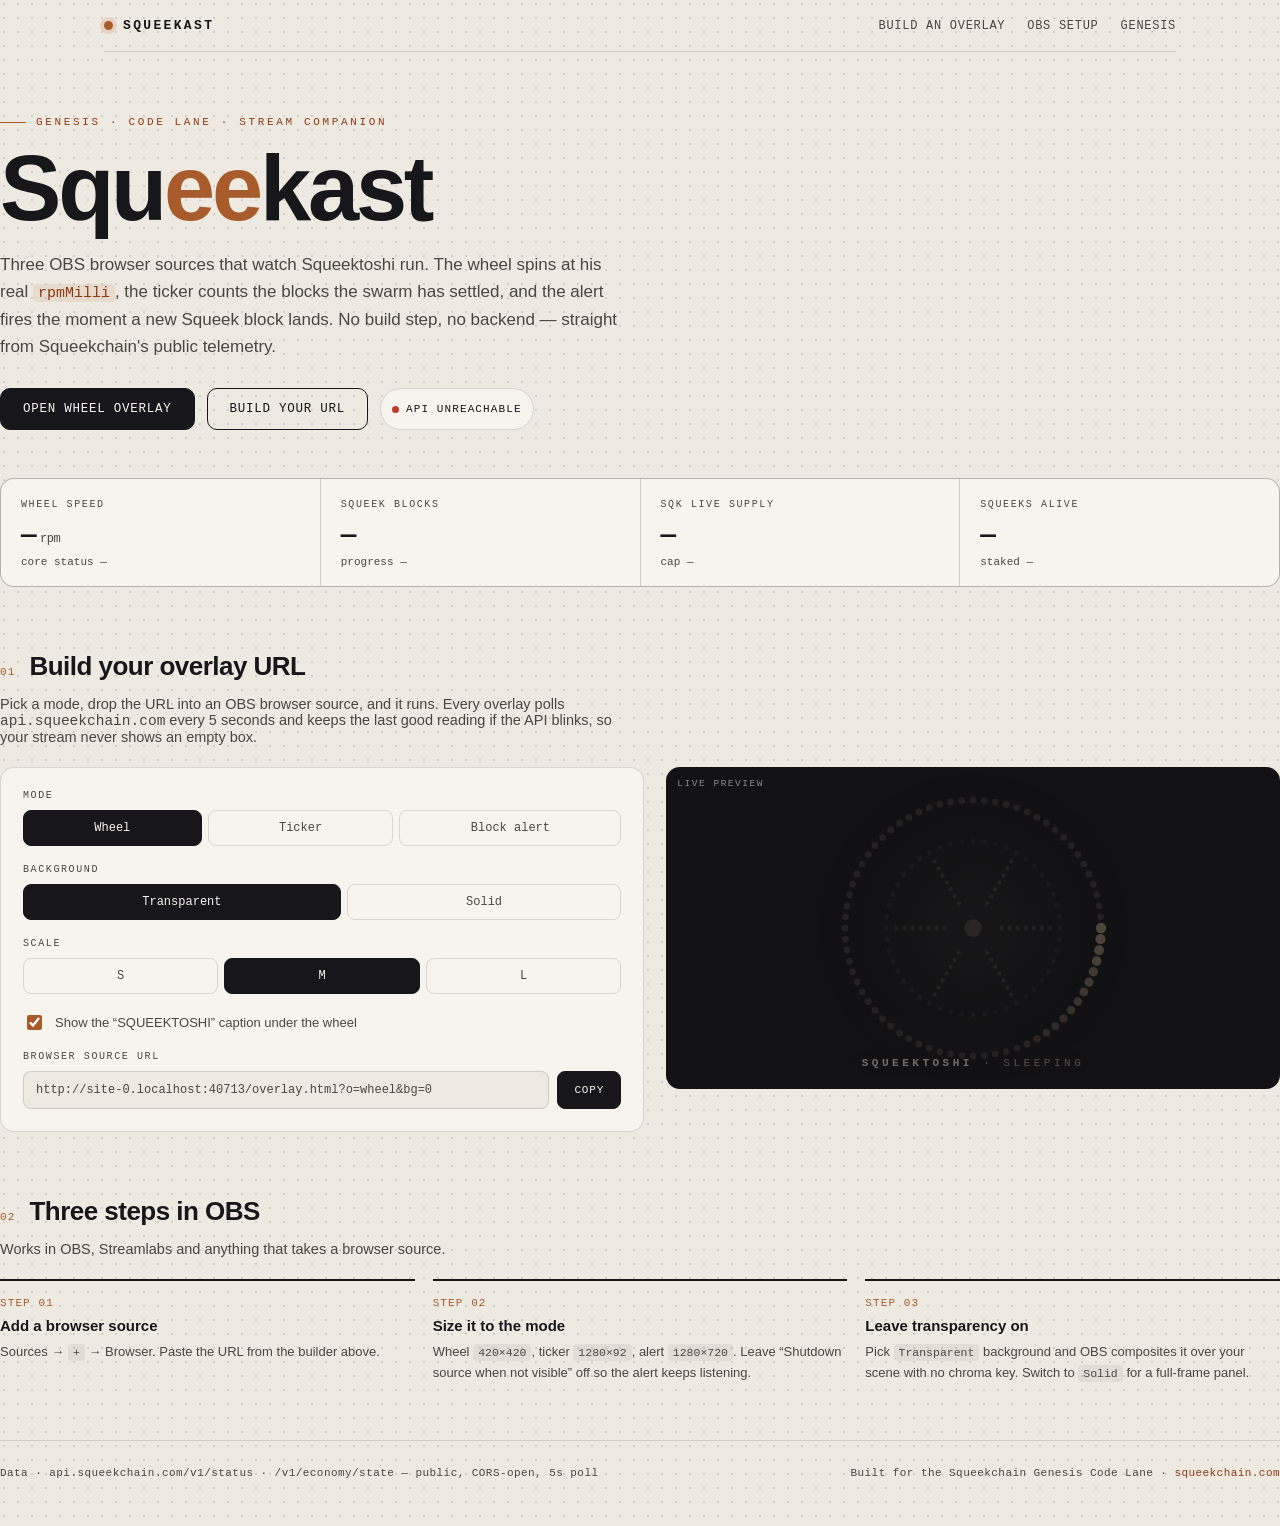
<file: index.html>
<!DOCTYPE html>
<html lang="en">
<head>
<meta charset="utf-8">
<meta name="viewport" content="width=device-width, initial-scale=1">
<title>Squeekast — livestream overlays for the hamster economy</title>
<meta name="description" content="Three OBS browser-source overlays that read Squeektoshi's wheel live: a spinning LED wheel, a mining ticker and a new-block alert. Built on Squeekchain's public telemetry.">
<meta name="squeekchain-project" content="2bc29163-ecb2-4f1a-808c-25b31d63ce1c">
<link rel="icon" href="data:image/svg+xml,<svg xmlns='http://www.w3.org/2000/svg' viewBox='0 0 32 32'><circle cx='16' cy='16' r='13' fill='none' stroke='%23a85b2b' stroke-width='3' stroke-dasharray='3 4'/></svg>">
<link rel="stylesheet" href="assets/styles.css">
</head>
<body class="dots">

<div class="wrap">
  <nav class="nav">
    <div class="nav__brand"><i></i>SQUEEKAST</div>
    <div class="nav__links">
      <a href="#builder">Build an overlay</a>
      <a href="#setup">OBS setup</a>
      <a href="https://squeekchain.com/genesis/code" target="_blank" rel="noopener">Genesis</a>
    </div>
  </div>

  <header class="hero">
    <div class="eyebrow">Genesis · Code Lane · Stream Companion</div>
    <h1>Squ<em>ee</em>kast</h1>
    <p class="pitch">
      Three OBS browser sources that watch Squeektoshi run. The wheel spins at his real
      <code>rpmMilli</code>, the ticker counts the blocks the swarm has settled, and the alert
      fires the moment a new Squeek block lands. No build step, no backend — straight from
      Squeekchain's public telemetry.
    </p>
    <div class="actions">
      <a class="btn" href="overlay.html?o=wheel&bg=0" target="_blank" rel="noopener">Open wheel overlay</a>
      <a class="btn btn--ghost" href="#builder">Build your URL</a>
      <span class="pill" id="conn-pill" data-state="idle"><i></i><span id="conn-text">connecting</span></span>
    </div>
  </header>

  <section class="strip" aria-label="Live Squeekchain telemetry">
    <div class="stat">
      <div class="stat__k">Wheel speed</div>
      <div class="stat__v"><span id="s-rpm">—</span><small>rpm</small></div>
      <div class="stat__s" id="s-core">core status —</div>
    </div>
    <div class="stat">
      <div class="stat__k">Squeek blocks</div>
      <div class="stat__v" id="s-block">—</div>
      <div class="stat__s" id="s-progress">progress —</div>
    </div>
    <div class="stat">
      <div class="stat__k">SQK live supply</div>
      <div class="stat__v" id="s-supply">—</div>
      <div class="stat__s" id="s-cap">cap —</div>
    </div>
    <div class="stat">
      <div class="stat__k">Squeeks alive</div>
      <div class="stat__v" id="s-nft">—</div>
      <div class="stat__s" id="s-staked">staked —</div>
    </div>
  </section>

  <section class="section" id="builder">
    <div class="section__head"><span class="section__num">01</span><h2>Build your overlay URL</h2></div>
    <p class="section__lede">
      Pick a mode, drop the URL into an OBS browser source, and it runs. Every overlay polls
      <code>api.squeekchain.com</code> every 5 seconds and keeps the last good reading if the
      API blinks, so your stream never shows an empty box.
    </p>

    <div class="builder">
      <div class="card">
        <div class="field">
          <span class="field__label">Mode</span>
          <div class="seg" id="seg-mode">
            <button type="button" data-v="wheel" aria-pressed="true">Wheel</button>
            <button type="button" data-v="ticker" aria-pressed="false">Ticker</button>
            <button type="button" data-v="alert" aria-pressed="false">Block alert</button>
          </div>
        </div>
        <div class="field">
          <span class="field__label">Background</span>
          <div class="seg" id="seg-bg">
            <button type="button" data-v="0" aria-pressed="true">Transparent</button>
            <button type="button" data-v="1" aria-pressed="false">Solid</button>
          </div>
        </div>
        <div class="field">
          <span class="field__label">Scale</span>
          <div class="seg" id="seg-scale">
            <button type="button" data-v="0.75" aria-pressed="false">S</button>
            <button type="button" data-v="1" aria-pressed="true">M</button>
            <button type="button" data-v="1.35" aria-pressed="false">L</button>
          </div>
        </div>
        <div class="field">
          <label class="toggle">
            <input type="checkbox" id="chk-label" checked>
            Show the “SQUEEKTOSHI” caption under the wheel
          </label>
        </div>
        <div class="field" style="margin-bottom:0">
          <span class="field__label">Browser source URL</span>
          <div class="urlbox">
            <input id="out-url" readonly value="">
            <button class="copy" id="btn-copy" type="button">Copy</button>
          </div>
        </div>
      </div>

      <div class="preview">
        <span class="preview__tag">Live preview</span>
        <iframe id="preview" title="Overlay preview" src="overlay.html?o=wheel&bg=0"></iframe>
      </div>
    </div>
  </section>

  <section class="section" id="setup">
    <div class="section__head"><span class="section__num">02</span><h2>Three steps in OBS</h2></div>
    <p class="section__lede">Works in OBS, Streamlabs and anything that takes a browser source.</p>
    <div class="steps">
      <div class="step">
        <div class="step__n">STEP 01</div>
        <h3>Add a browser source</h3>
        <p>Sources → <code>+</code> → Browser. Paste the URL from the builder above.</p>
      </div>
      <div class="step">
        <div class="step__n">STEP 02</div>
        <h3>Size it to the mode</h3>
        <p>Wheel <code>420×420</code>, ticker <code>1280×92</code>, alert <code>1280×720</code>. Leave
           “Shutdown source when not visible” off so the alert keeps listening.</p>
      </div>
      <div class="step">
        <div class="step__n">STEP 03</div>
        <h3>Leave transparency on</h3>
        <p>Pick <code>Transparent</code> background and OBS composites it over your scene with no
           chroma key. Switch to <code>Solid</code> for a full-frame panel.</p>
      </div>
    </div>
  </section>

  <footer class="foot">
    <div>Data · api.squeekchain.com/v1/status · /v1/economy/state — public, CORS-open, 5s poll</div>
    <div>Built for the Squeekchain Genesis Code Lane · <a href="https://squeekchain.com" target="_blank" rel="noopener">squeekchain.com</a></div>
  </footer>
</div>

<script src="assets/app.js"></script>
</body>
</html>
</file>
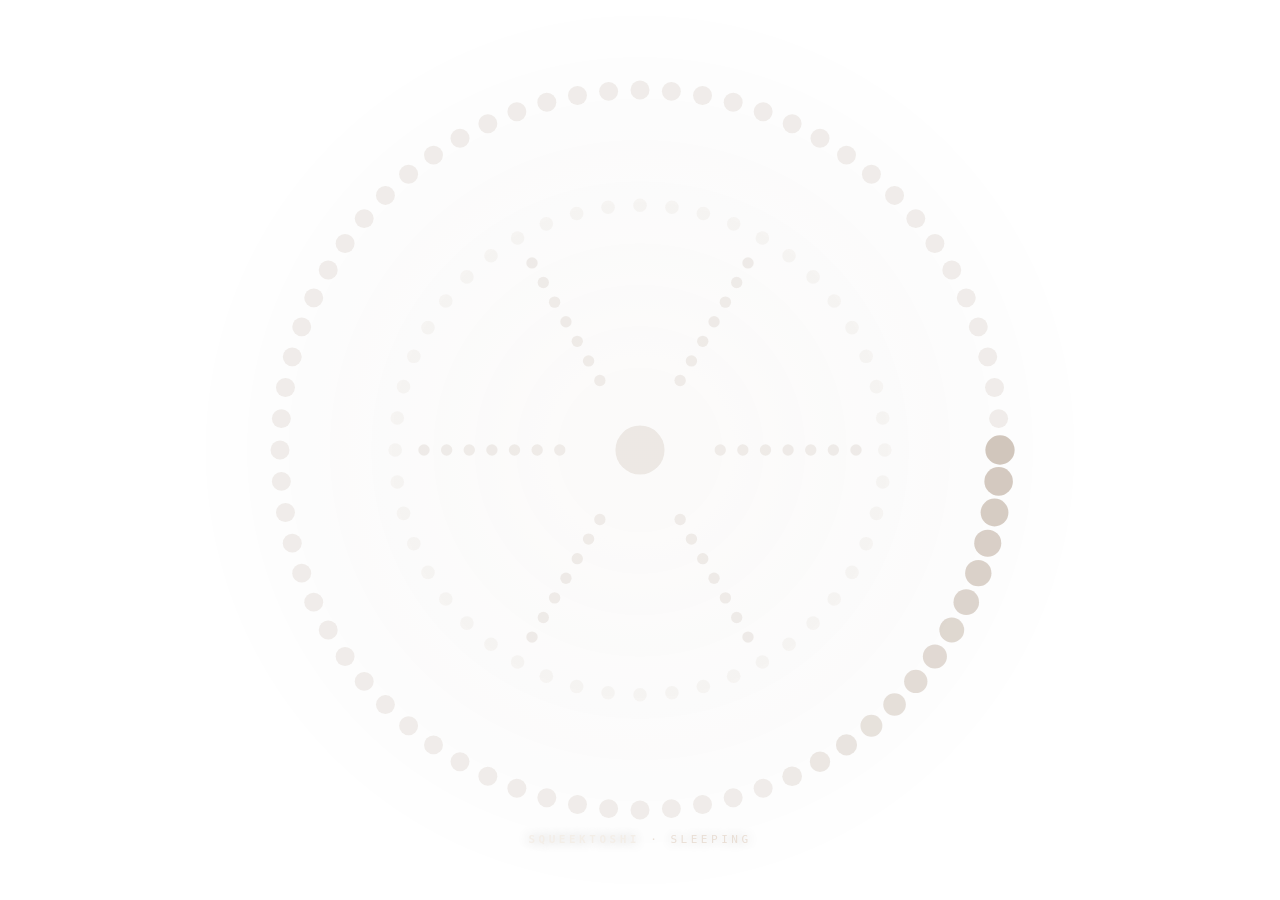
<file: overlay.html>
<!DOCTYPE html>
<html lang="en">
<head>
<meta charset="utf-8">
<meta name="viewport" content="width=device-width, initial-scale=1">
<title>Squeekast overlay</title>
<link rel="icon" href="data:image/svg+xml,<svg xmlns='http://www.w3.org/2000/svg' viewBox='0 0 32 32'><circle cx='16' cy='16' r='13' fill='none' stroke='%23e2a874' stroke-width='3' stroke-dasharray='3 4'/></svg>">
<link rel="stylesheet" href="assets/overlay.css">
</head>
<body data-bg="0">
  <div id="stage">
    <div id="wheel-wrap">
      <canvas id="wheel" aria-label="Squeektoshi's wheel"></canvas>
      <div id="caption"><b>SQUEEKTOSHI</b> <span id="caption-state">·</span></div>
    </div>

    <div id="ticker" aria-label="Squeekchain ticker">
      <div class="cell"><span class="k">Wheel</span><span class="v" id="t-rpm">—<small>rpm</small></span></div>
      <div class="cell"><span class="k">Squeek block</span><span class="v" id="t-block">—</span></div>
      <div class="cell"><span class="k">SQK supply</span><span class="v" id="t-supply">—</span></div>
      <div class="cell"><span class="k">Squeeks</span><span class="v" id="t-nft">—</span></div>
      <div class="cell"><span class="k">Diff / 1k blocks</span><span class="v" id="t-diff">—</span></div>
      <div class="spacer"></div>
      <div class="brand"><i id="t-dot"></i>SQUEEKAST</div>
    </div>

    <div id="alert">
      <div class="box">
        <div class="k" id="a-k">New Squeek block</div>
        <div class="v" id="a-v">—</div>
        <div class="s" id="a-s">&nbsp;</div>
      </div>
    </div>
  </div>
  <script src="assets/overlay.js"></script>
</body>
</html>
</file>
<file: assets/styles.css>
:root {
  --paper: #efeae1;
  --paper-2: #f7f4ee;
  --ink: #17171b;
  --ink-2: #4a4740;
  --line: rgba(23, 23, 27, 0.14);
  --copper: #a85b2b;
  --copper-deep: #8c3a10;
  --copper-soft: #e0b48c;
  --dot: rgba(23, 23, 27, 0.13);
  --radius: 14px;
  --mono: ui-monospace, "SF Mono", "JetBrains Mono", Menlo, Consolas, monospace;
  --sans: "Inter", "Helvetica Neue", Arial, "PingFang SC", "Microsoft YaHei", sans-serif;
}

* { box-sizing: border-box; }

html, body { margin: 0; padding: 0; }

body {
  background-color: var(--paper);
  color: var(--ink);
  font-family: var(--sans);
  -webkit-font-smoothing: antialiased;
  min-height: 100vh;
}

.dots {
  background-image: radial-gradient(circle, var(--dot) 1px, transparent 1.3px);
  background-size: 14px 14px;
  background-position: -3px -3px;
}

.wrap { max-width: 1120px; margin: 0 auto; padding: 0 24px; }

/* ---------- nav ---------- */
.nav {
  display: flex; align-items: center; justify-content: space-between;
  padding: 18px 0; border-bottom: 1px solid var(--line);
}
.nav__brand {
  font-family: var(--mono); font-weight: 700; letter-spacing: 0.18em;
  font-size: 13px; display: flex; align-items: center; gap: 10px;
}
.nav__brand i {
  width: 9px; height: 9px; border-radius: 50%; background: var(--copper);
  box-shadow: 0 0 0 4px rgba(168, 91, 43, 0.15);
}
.nav__links { display: flex; gap: 22px; align-items: center; font-size: 13px; }
.nav__links a {
  color: var(--ink-2); text-decoration: none; font-family: var(--mono);
  letter-spacing: 0.06em; font-size: 12px; text-transform: uppercase;
}
.nav__links a:hover { color: var(--copper-deep); }

/* ---------- hero ---------- */
.hero { padding: 64px 0 40px; }
.eyebrow {
  font-family: var(--mono); font-size: 11px; letter-spacing: 0.24em;
  text-transform: uppercase; color: var(--copper-deep); margin-bottom: 18px;
  display: flex; align-items: center; gap: 10px;
}
.eyebrow::before { content: ""; width: 26px; height: 1px; background: var(--copper); }
h1 {
  font-size: clamp(44px, 8vw, 92px); line-height: 0.92; margin: 0 0 20px;
  font-weight: 800; letter-spacing: -0.035em;
}
h1 em { font-style: normal; color: var(--copper); }
.pitch {
  max-width: 620px; font-size: 17px; line-height: 1.6; color: var(--ink-2); margin: 0 0 28px;
}
.pitch code {
  font-family: var(--mono); font-size: 0.88em; background: rgba(168, 91, 43, 0.1);
  padding: 1px 5px; border-radius: 4px; color: var(--copper-deep);
}

.actions { display: flex; gap: 12px; flex-wrap: wrap; }
.btn {
  display: inline-flex; align-items: center; gap: 9px; cursor: pointer;
  font-family: var(--mono); font-size: 12.5px; letter-spacing: 0.06em;
  text-transform: uppercase; text-decoration: none;
  padding: 13px 22px; border-radius: 10px; border: 1px solid var(--ink);
  background: var(--ink); color: var(--paper-2); transition: transform 0.12s, background 0.12s;
}
.btn:hover { transform: translateY(-1px); }
.btn--ghost { background: transparent; color: var(--ink); }
.btn--ghost:hover { background: rgba(23, 23, 27, 0.05); }
.btn--sm { padding: 9px 15px; font-size: 11px; }

/* ---------- live strip ---------- */
.strip {
  display: grid; grid-template-columns: repeat(4, 1fr); gap: 1px;
  background: var(--line); border: 1px solid var(--line);
  border-radius: var(--radius); overflow: hidden; margin: 8px 0 56px;
}
.stat { background: var(--paper-2); padding: 20px 20px 18px; }
.stat__k {
  font-family: var(--mono); font-size: 10px; letter-spacing: 0.16em;
  text-transform: uppercase; color: var(--ink-2); margin-bottom: 10px;
}
.stat__v {
  font-family: var(--mono); font-size: 26px; font-weight: 700;
  letter-spacing: -0.02em; font-variant-numeric: tabular-nums;
}
.stat__v small { font-size: 12px; font-weight: 500; color: var(--ink-2); margin-left: 4px; }
.stat__s { font-size: 11px; color: var(--ink-2); margin-top: 6px; font-family: var(--mono); }

.pill {
  display: inline-flex; align-items: center; gap: 7px; font-family: var(--mono);
  font-size: 11px; letter-spacing: 0.1em; text-transform: uppercase;
  padding: 5px 11px; border-radius: 999px; border: 1px solid var(--line);
  background: var(--paper-2);
}
.pill i { width: 7px; height: 7px; border-radius: 50%; background: #9a9a9a; }
.pill[data-state="live"] i { background: #2e9e5b; box-shadow: 0 0 0 3px rgba(46, 158, 91, 0.18); }
.pill[data-state="idle"] i { background: #b98a2c; }
.pill[data-state="stale"] i { background: #c0392b; }

/* ---------- section ---------- */
.section { padding: 8px 0 56px; }
.section__head { display: flex; align-items: baseline; gap: 14px; margin-bottom: 6px; }
.section__num {
  font-family: var(--mono); font-size: 11px; color: var(--copper);
  letter-spacing: 0.1em;
}
h2 { font-size: 26px; margin: 0 0 8px; letter-spacing: -0.02em; }
.section__lede { color: var(--ink-2); font-size: 14.5px; margin: 0 0 22px; max-width: 640px; }

/* ---------- builder ---------- */
.builder {
  display: grid; grid-template-columns: 1.05fr 1fr; gap: 22px; align-items: start;
}
.card {
  background: var(--paper-2); border: 1px solid var(--line);
  border-radius: var(--radius); padding: 22px;
}
.field { margin-bottom: 18px; }
.field__label {
  display: block; font-family: var(--mono); font-size: 10px; letter-spacing: 0.16em;
  text-transform: uppercase; color: var(--ink-2); margin-bottom: 9px;
}
.seg { display: flex; gap: 6px; flex-wrap: wrap; }
.seg button {
  flex: 1 1 auto; cursor: pointer; font-family: var(--mono); font-size: 12px;
  padding: 10px 12px; border-radius: 8px; border: 1px solid var(--line);
  background: transparent; color: var(--ink-2); transition: all 0.12s;
}
.seg button:hover { border-color: var(--copper-soft); color: var(--ink); }
.seg button[aria-pressed="true"] {
  background: var(--ink); border-color: var(--ink); color: var(--paper-2);
}
.toggle { display: flex; align-items: center; gap: 10px; font-size: 13px; color: var(--ink-2); }
.toggle input { accent-color: var(--copper); width: 15px; height: 15px; }

.urlbox {
  display: flex; gap: 8px; align-items: stretch; margin-top: 4px;
}
.urlbox input {
  flex: 1; font-family: var(--mono); font-size: 12px; padding: 11px 12px;
  border-radius: 8px; border: 1px solid var(--line); background: var(--paper);
  color: var(--ink-2); min-width: 0;
}
.copy {
  font-family: var(--mono); font-size: 11px; letter-spacing: 0.08em;
  text-transform: uppercase; padding: 0 16px; border-radius: 8px; cursor: pointer;
  border: 1px solid var(--ink); background: var(--ink); color: var(--paper-2);
}
.copy:hover { background: var(--copper-deep); border-color: var(--copper-deep); }
.copy[data-done="1"] { background: #2e9e5b; border-color: #2e9e5b; }

.preview {
  border: 1px solid var(--line); border-radius: var(--radius); overflow: hidden;
  background: #121214; position: relative; min-height: 320px;
}
.preview iframe { width: 100%; height: 320px; border: 0; display: block; }
.preview__tag {
  position: absolute; top: 10px; left: 10px; font-family: var(--mono);
  font-size: 9.5px; letter-spacing: 0.16em; text-transform: uppercase;
  color: rgba(255, 255, 255, 0.5); pointer-events: none;
}

/* ---------- steps ---------- */
.steps { display: grid; grid-template-columns: repeat(3, 1fr); gap: 18px; }
.step { border-top: 2px solid var(--ink); padding-top: 16px; }
.step__n { font-family: var(--mono); font-size: 11px; color: var(--copper); letter-spacing: 0.1em; }
.step h3 { font-size: 15px; margin: 8px 0 8px; }
.step p { font-size: 13px; line-height: 1.6; color: var(--ink-2); margin: 0; }
.step code {
  font-family: var(--mono); font-size: 11.5px; background: rgba(23, 23, 27, 0.06);
  padding: 2px 5px; border-radius: 4px; word-break: break-all;
}

/* ---------- footer ---------- */
.foot {
  border-top: 1px solid var(--line); padding: 26px 0 44px;
  display: flex; justify-content: space-between; gap: 20px; flex-wrap: wrap;
  font-family: var(--mono); font-size: 11px; color: var(--ink-2); letter-spacing: 0.04em;
}
.foot a { color: var(--copper-deep); text-decoration: none; }

@media (max-width: 880px) {
  .builder, .steps { grid-template-columns: 1fr; }
  .strip { grid-template-columns: repeat(2, 1fr); }
}
</file>
<file: assets/overlay.css>
html, body {
  margin: 0;
  padding: 0;
  background: transparent;
  overflow: hidden;
  font-family: ui-monospace, "SF Mono", "JetBrains Mono", Menlo, Consolas, monospace;
  -webkit-font-smoothing: antialiased;
}

body[data-bg="1"] { background: #121214; }

#stage {
  width: 100vw;
  height: 100vh;
  display: flex;
  align-items: center;
  justify-content: center;
}

/* ---------------- wheel ---------------- */
#wheel-wrap {
  position: relative;
  width: min(100vw, 100vh);
  height: min(100vw, 100vh);
  display: flex;
  align-items: center;
  justify-content: center;
}
#wheel {
  width: 100%;
  height: 100%;
  display: block;
}
#caption {
  position: absolute;
  bottom: 6%;
  left: 0;
  right: 0;
  text-align: center;
  font-size: 11px;
  letter-spacing: 0.32em;
  text-transform: uppercase;
  color: rgba(226, 168, 116, 0.85);
  text-shadow: 0 0 12px rgba(0, 0, 0, 0.6);
}
#caption b { color: #f0d8bd; font-weight: 700; }

/* ---------------- ticker ---------------- */
#ticker {
  width: 100vw;
  height: 92px;
  display: none;
  align-items: center;
  gap: 0;
  background: rgba(18, 18, 20, 0.92);
  border-top: 1px solid rgba(226, 168, 116, 0.28);
  border-bottom: 1px solid rgba(226, 168, 116, 0.28);
  padding: 0 26px;
  box-sizing: border-box;
  backdrop-filter: blur(6px);
}
#ticker .cell {
  display: flex;
  flex-direction: column;
  gap: 5px;
  padding: 0 22px;
  border-right: 1px solid rgba(255, 255, 255, 0.09);
  flex: 0 0 auto;
}
#ticker .cell:first-child { padding-left: 0; }
#ticker .cell:last-child { border-right: 0; }
#ticker .k {
  font-size: 9px;
  letter-spacing: 0.2em;
  text-transform: uppercase;
  color: rgba(255, 255, 255, 0.45);
}
#ticker .v {
  font-size: 21px;
  font-weight: 700;
  color: #f2ece2;
  font-variant-numeric: tabular-nums;
  letter-spacing: -0.01em;
}
#ticker .v small { font-size: 11px; font-weight: 500; color: rgba(255, 255, 255, 0.45); margin-left: 3px; }
#ticker .v.hot { color: #e2a874; }
#ticker .spacer { flex: 1 1 auto; }
#ticker .brand {
  font-size: 10px;
  letter-spacing: 0.3em;
  color: rgba(226, 168, 116, 0.8);
  text-transform: uppercase;
  display: flex;
  align-items: center;
  gap: 9px;
}
#ticker .brand i {
  width: 8px; height: 8px; border-radius: 50%;
  background: #6f6f6f; display: inline-block;
}
#ticker .brand i[data-live="1"] {
  background: #3fbf74;
  box-shadow: 0 0 10px rgba(63, 191, 116, 0.9);
}

/* ---------------- alert ---------------- */
#alert {
  display: none;
  width: 100vw;
  height: 100vh;
  align-items: center;
  justify-content: center;
}
#alert.on { display: flex; }
#alert .box {
  text-align: center;
  padding: 34px 54px;
  border-radius: 16px;
  background: rgba(18, 18, 20, 0.9);
  border: 1px solid rgba(226, 168, 116, 0.45);
  box-shadow: 0 0 60px rgba(226, 168, 116, 0.25);
  animation: pop 0.45s cubic-bezier(0.2, 1.4, 0.4, 1);
}
#alert .k {
  font-size: 11px;
  letter-spacing: 0.3em;
  text-transform: uppercase;
  color: rgba(226, 168, 116, 0.9);
  margin-bottom: 10px;
}
#alert .v {
  font-size: 46px;
  font-weight: 800;
  color: #fff;
  letter-spacing: -0.02em;
  font-variant-numeric: tabular-nums;
}
#alert .s {
  margin-top: 8px;
  font-size: 12px;
  color: rgba(255, 255, 255, 0.55);
  letter-spacing: 0.06em;
}
@keyframes pop {
  from { transform: scale(0.86); opacity: 0; }
  to { transform: scale(1); opacity: 1; }
}

.stale { opacity: 0.45; filter: grayscale(0.5); }
</file>
